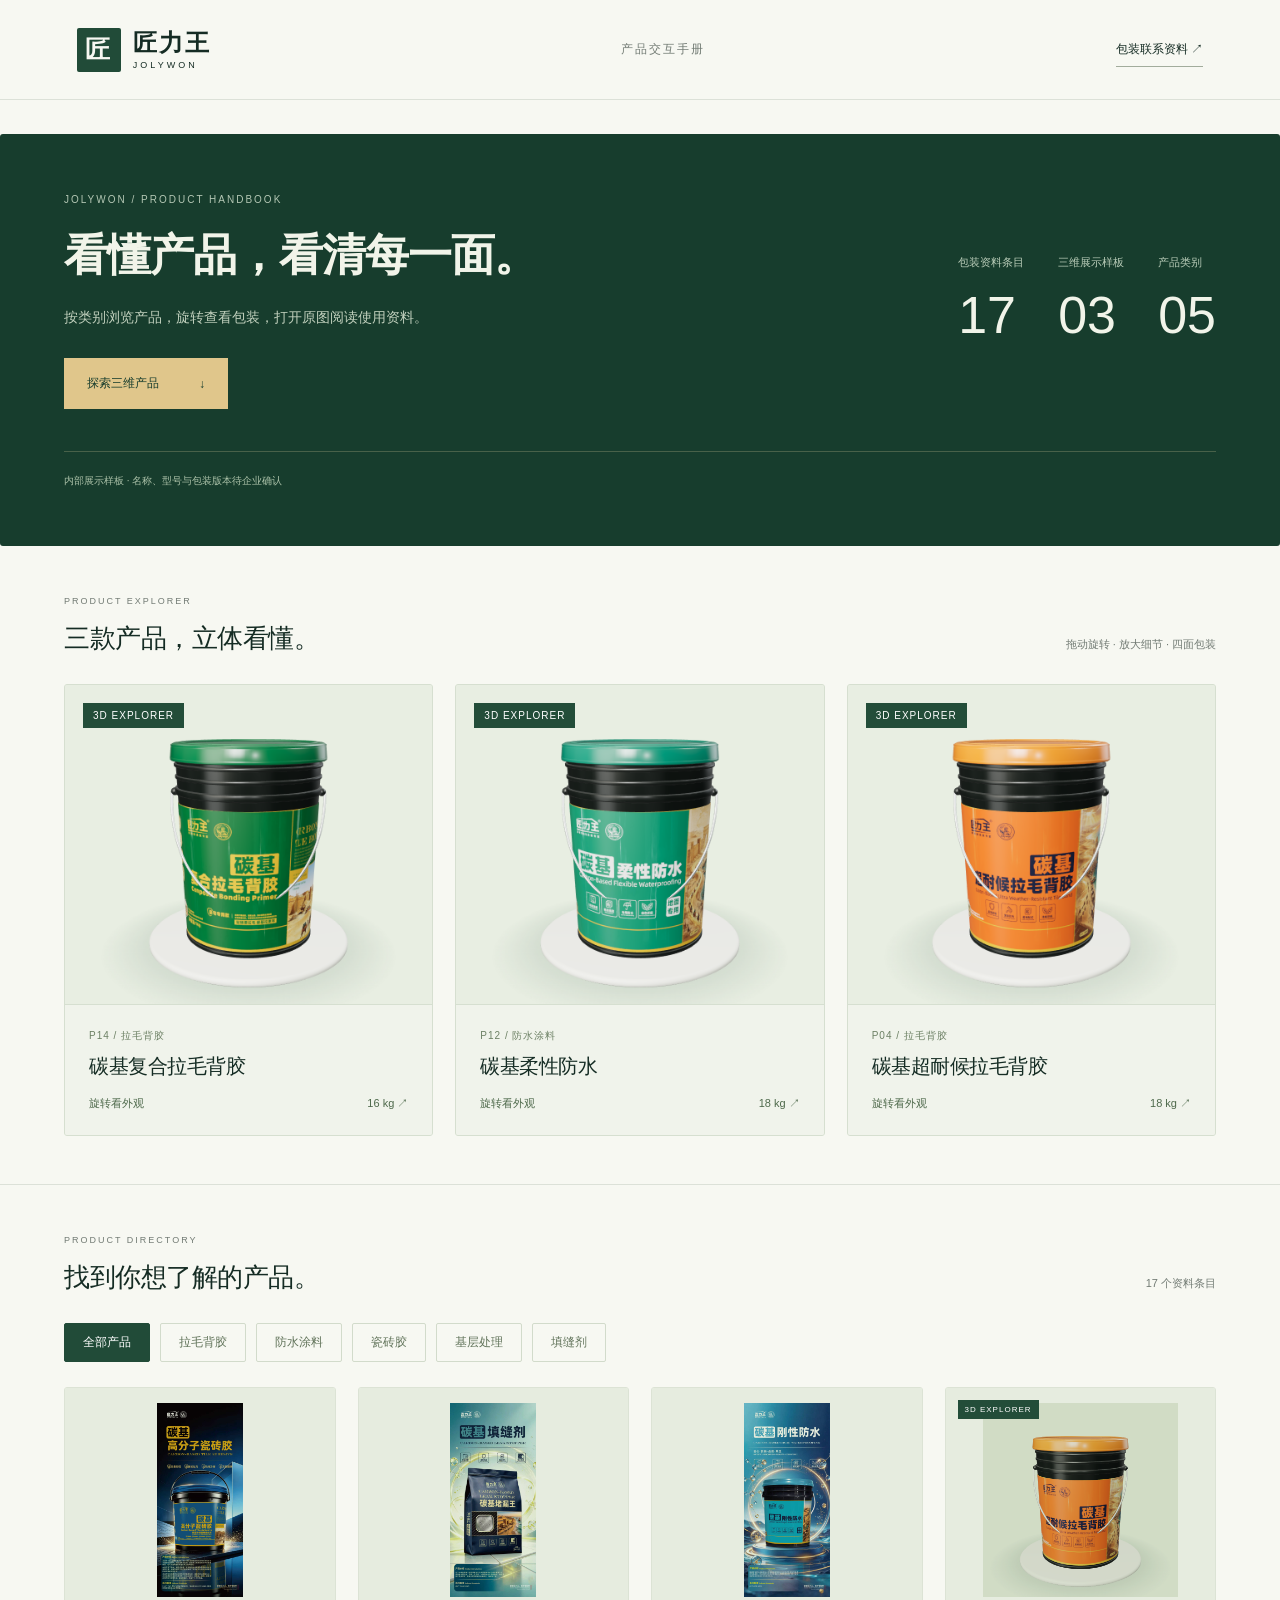
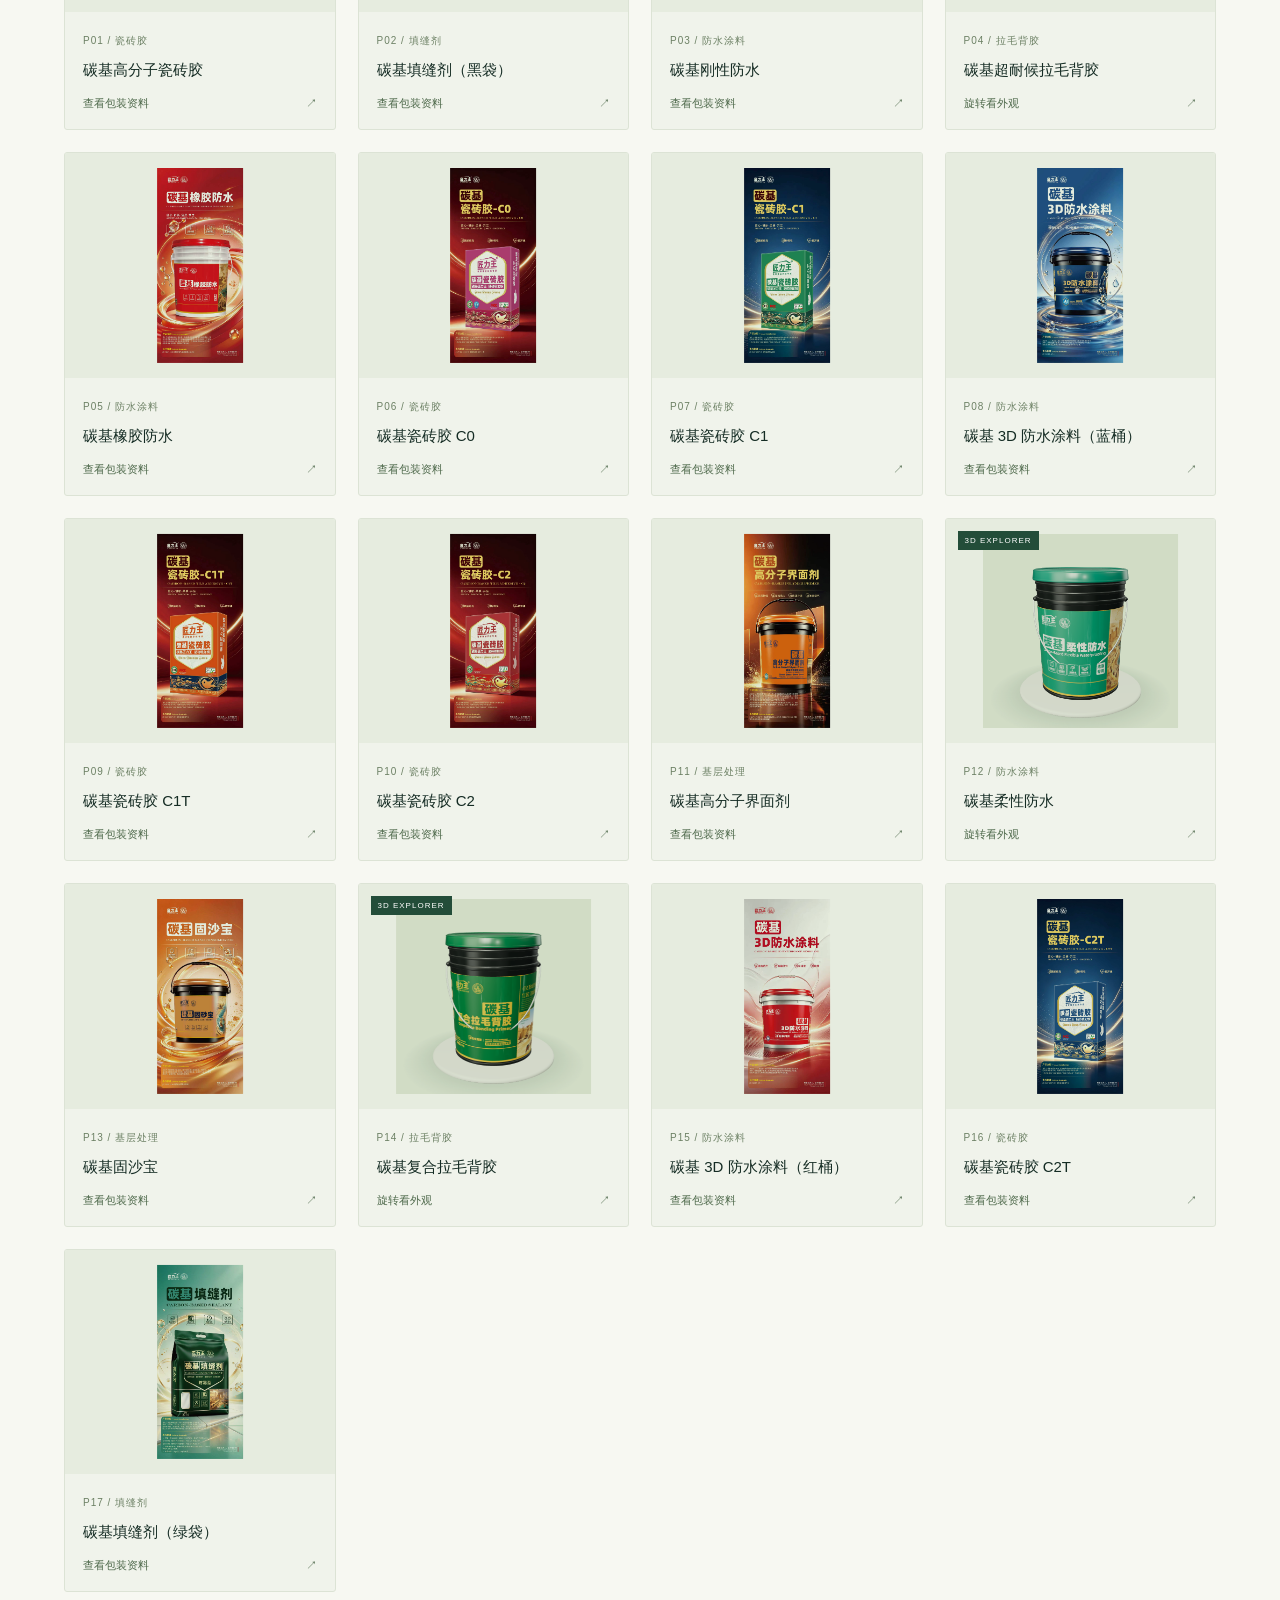
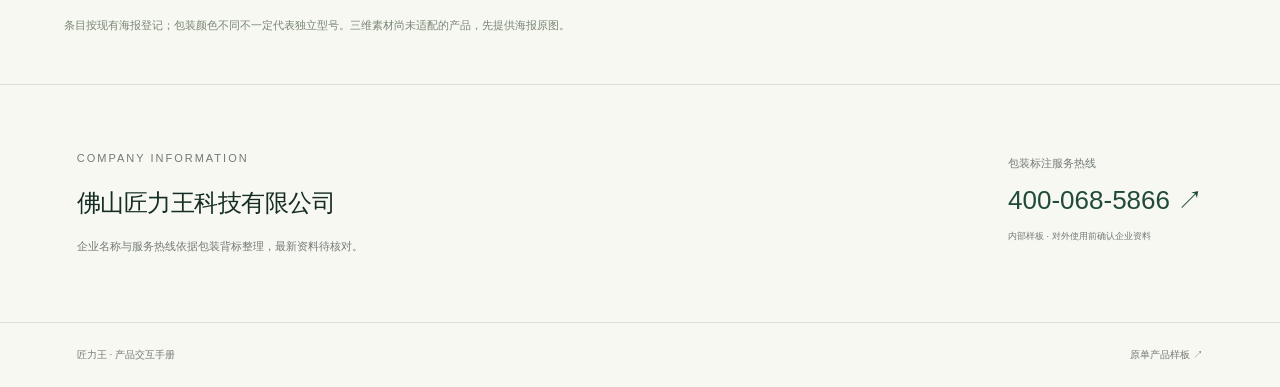
<file: index.html>
<!doctype html>
<html lang="zh-CN">
<head>
  <meta charset="utf-8"><meta name="viewport" content="width=device-width, initial-scale=1">
  <meta name="theme-color" content="#173d2d"><title>匠力王 · 产品交互手册</title><link rel="icon" href="data:,">
  <link rel="stylesheet" href="./src/style.css"><link rel="stylesheet" href="./src/catalog.css">
  <script type="importmap">{"imports":{"three":"./vendor/three/build/three.module.js","three/addons/":"./vendor/three/examples/jsm/"}}</script>
</head>
<body>
  <header class="site-header"><a class="brand" href="./catalog.html"><span class="brand-mark">匠</span><span>匠力王<small>JOLYWON</small></span></a><span class="header-caption">产品交互手册</span><a class="header-link" href="#contact">包装联系资料 ↗</a></header>
  <main>
    <section class="catalog-hero"><div><p class="eyebrow">JOLYWON / PRODUCT HANDBOOK</p><h1>看懂产品，看清每一面。</h1><p class="hero-description">按类别浏览产品，旋转查看包装，打开原图阅读使用资料。</p><a class="primary-link" href="#featured">探索三维产品 <span>↓</span></a></div><dl class="catalog-stats"><div><dt>包装资料条目</dt><dd>17</dd></div><div><dt>三维展示样板</dt><dd>03</dd></div><div><dt>产品类别</dt><dd>05</dd></div></dl><p class="catalog-notice">内部展示样板 · 名称、型号与包装版本待企业确认</p></section>
    <section class="catalog-section" id="featured"><div class="section-heading"><div><p class="eyebrow">PRODUCT EXPLORER</p><h2>三款产品，立体看懂。</h2></div><p>拖动旋转 · 放大细节 · 四面包装</p></div><div class="featured-grid" id="featured-grid"></div></section>
    <section class="catalog-section" id="directory"><div class="section-heading"><div><p class="eyebrow">PRODUCT DIRECTORY</p><h2>找到你想了解的产品。</h2></div><p id="catalog-count" aria-live="polite"></p></div><div class="category-tabs" id="category-tabs" aria-label="按产品类别筛选"></div><div class="catalog-grid" id="catalog-grid"></div><p class="catalog-footnote">条目按现有海报登记；包装颜色不同不一定代表独立型号。三维素材尚未适配的产品，先提供海报原图。</p></section>
    <section class="contact-section" id="contact"><div><p class="eyebrow">COMPANY INFORMATION</p><h2>佛山匠力王科技有限公司</h2><p>企业名称与服务热线依据包装背标整理，最新资料待核对。</p></div><div class="contact-phone"><span>包装标注服务热线</span><a href="tel:4000685866">400-068-5866 ↗</a><small>内部样板 · 对外使用前确认企业资料</small></div></section>
  </main><footer><span>匠力王 · 产品交互手册</span><a href="./index.html">原单产品样板 ↗</a></footer>
  <script type="module" src="./src/catalog.js"></script>
</body></html>
</file>
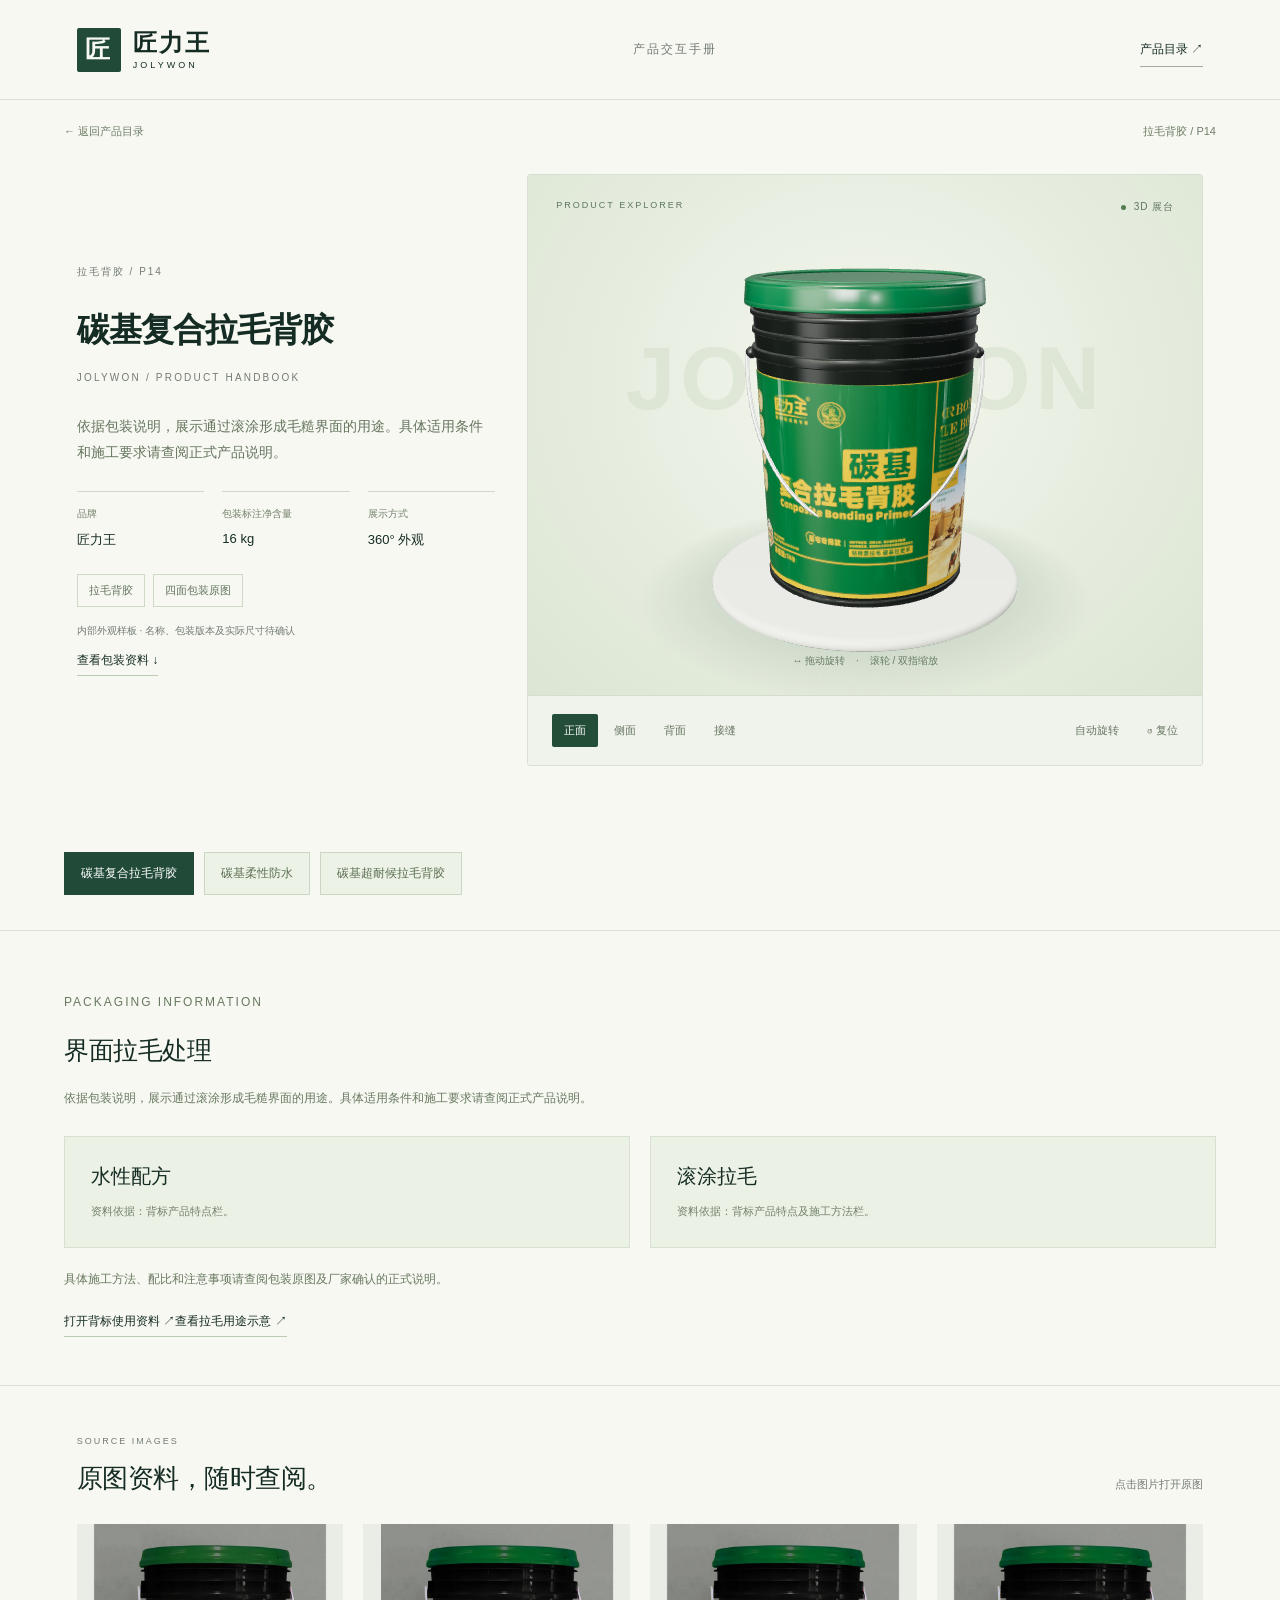
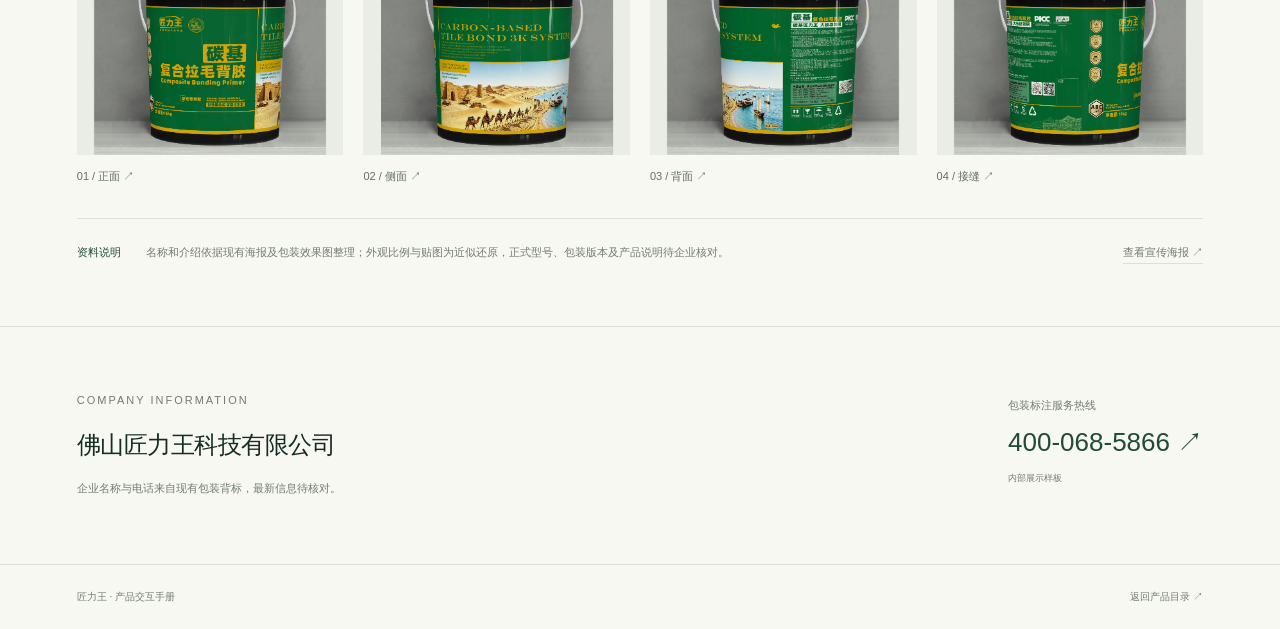
<file: product.html>
<!doctype html>
<html lang="zh-CN"><head>
  <meta charset="utf-8"><meta name="viewport" content="width=device-width, initial-scale=1"><meta name="theme-color" content="#173d2d">
  <title>匠力王 · 产品资料</title><link rel="icon" href="data:,"><link rel="stylesheet" href="./src/style.css"><link rel="stylesheet" href="./src/catalog.css">
  <script type="importmap">{"imports":{"three":"./vendor/three/build/three.module.js","three/addons/":"./vendor/three/examples/jsm/"}}</script>
</head><body>
  <header class="site-header"><a class="brand" href="./catalog.html"><span class="brand-mark">匠</span><span>匠力王<small>JOLYWON</small></span></a><span class="header-caption">产品交互手册</span><a class="header-link" href="./catalog.html#directory">产品目录 ↗</a></header>
  <main>
    <nav class="detail-navigation" aria-label="当前位置"><a href="./catalog.html">← 返回产品目录</a><span id="detail-breadcrumb"></span></nav>
    <section class="product-section detail-section" aria-labelledby="product-title"><div class="product-intro">
      <p class="eyebrow" id="detail-category"></p><h1 class="detail-title" id="product-title"></h1><p class="english-title">JOLYWON / PRODUCT HANDBOOK</p>
      <p class="detail-purpose" id="detail-purpose"></p>
      <dl class="detail-facts"><div><dt>品牌</dt><dd>匠力王</dd></div><div><dt>包装标注净含量</dt><dd id="detail-weight"></dd></div><div><dt>展示方式</dt><dd id="detail-mode"></dd></div></dl>
      <div class="detail-badges" id="detail-badges"></div><p class="sample-note">内部外观样板 · 名称、包装版本及实际尺寸待确认</p><a class="detail-back-link" href="#reference">查看包装资料 ↓</a>
    </div><div class="viewer-panel"><div class="viewer-heading"><span>PRODUCT EXPLORER</span><span class="live-label" id="detail-viewer-label"><i></i> 3D 展台</span></div><div id="viewer" role="region" aria-label="产品外观展示"><img id="fallback" alt="产品包装图片"><p id="loading" role="status">正在准备产品展台…</p><span class="viewer-watermark" aria-hidden="true">JOLYWON</span><div class="viewer-hint" id="viewer-hint">↔ 拖动旋转 <span>·</span> 滚轮 / 双指缩放</div></div><div class="viewer-toolbar" aria-label="产品视角控制"><div class="view-tabs"><button data-view="0" aria-pressed="true">正面</button><button data-view="1" aria-pressed="false">侧面</button><button data-view="2" aria-pressed="false">背面</button><button data-view="3" aria-pressed="false">接缝</button></div><div class="view-tools"><button id="rotate" aria-pressed="false">自动旋转</button><button id="reset">↺ 复位</button></div></div></div></section>
    <nav class="detail-switcher" id="detail-switcher" aria-label="切换三维产品"></nav>
    <section class="detail-summary"><p class="eyebrow">PACKAGING INFORMATION</p><h2 id="detail-summary-title"></h2><p id="detail-summary-copy"></p><div class="detail-feature-list" id="detail-feature-list"></div><p>具体施工方法、配比和注意事项请查阅包装原图及厂家确认的正式说明。</p><a class="detail-back-link" id="detail-source-link" target="_blank" rel="noopener">打开使用资料原图 ↗</a><a class="detail-back-link" id="detail-demo-link" href="./single-product.html#application-title" hidden>查看拉毛用途示意 ↗</a></section>
    <section class="reference-section detail-reference" id="reference"><div class="section-heading"><div><p class="eyebrow">SOURCE IMAGES</p><h2>原图资料，随时查阅。</h2></div><p>点击图片打开原图</p></div><div class="reference-grid" id="detail-reference-grid"></div><div class="reference-note"><span>资料说明</span><p>名称和介绍依据现有海报及包装效果图整理；外观比例与贴图为近似还原，正式型号、包装版本及产品说明待企业核对。</p><a id="detail-poster" target="_blank" rel="noopener">查看宣传海报 ↗</a></div></section>
    <section class="contact-section"><div><p class="eyebrow">COMPANY INFORMATION</p><h2>佛山匠力王科技有限公司</h2><p>企业名称与电话来自现有包装背标，最新信息待核对。</p></div><div class="contact-phone"><span>包装标注服务热线</span><a href="tel:4000685866">400-068-5866 ↗</a><small>内部展示样板</small></div></section>
  </main><footer><span>匠力王 · 产品交互手册</span><a href="./catalog.html">返回产品目录 ↗</a></footer>
  <script type="module" src="./src/product-page.js"></script>
</body></html>
</file>
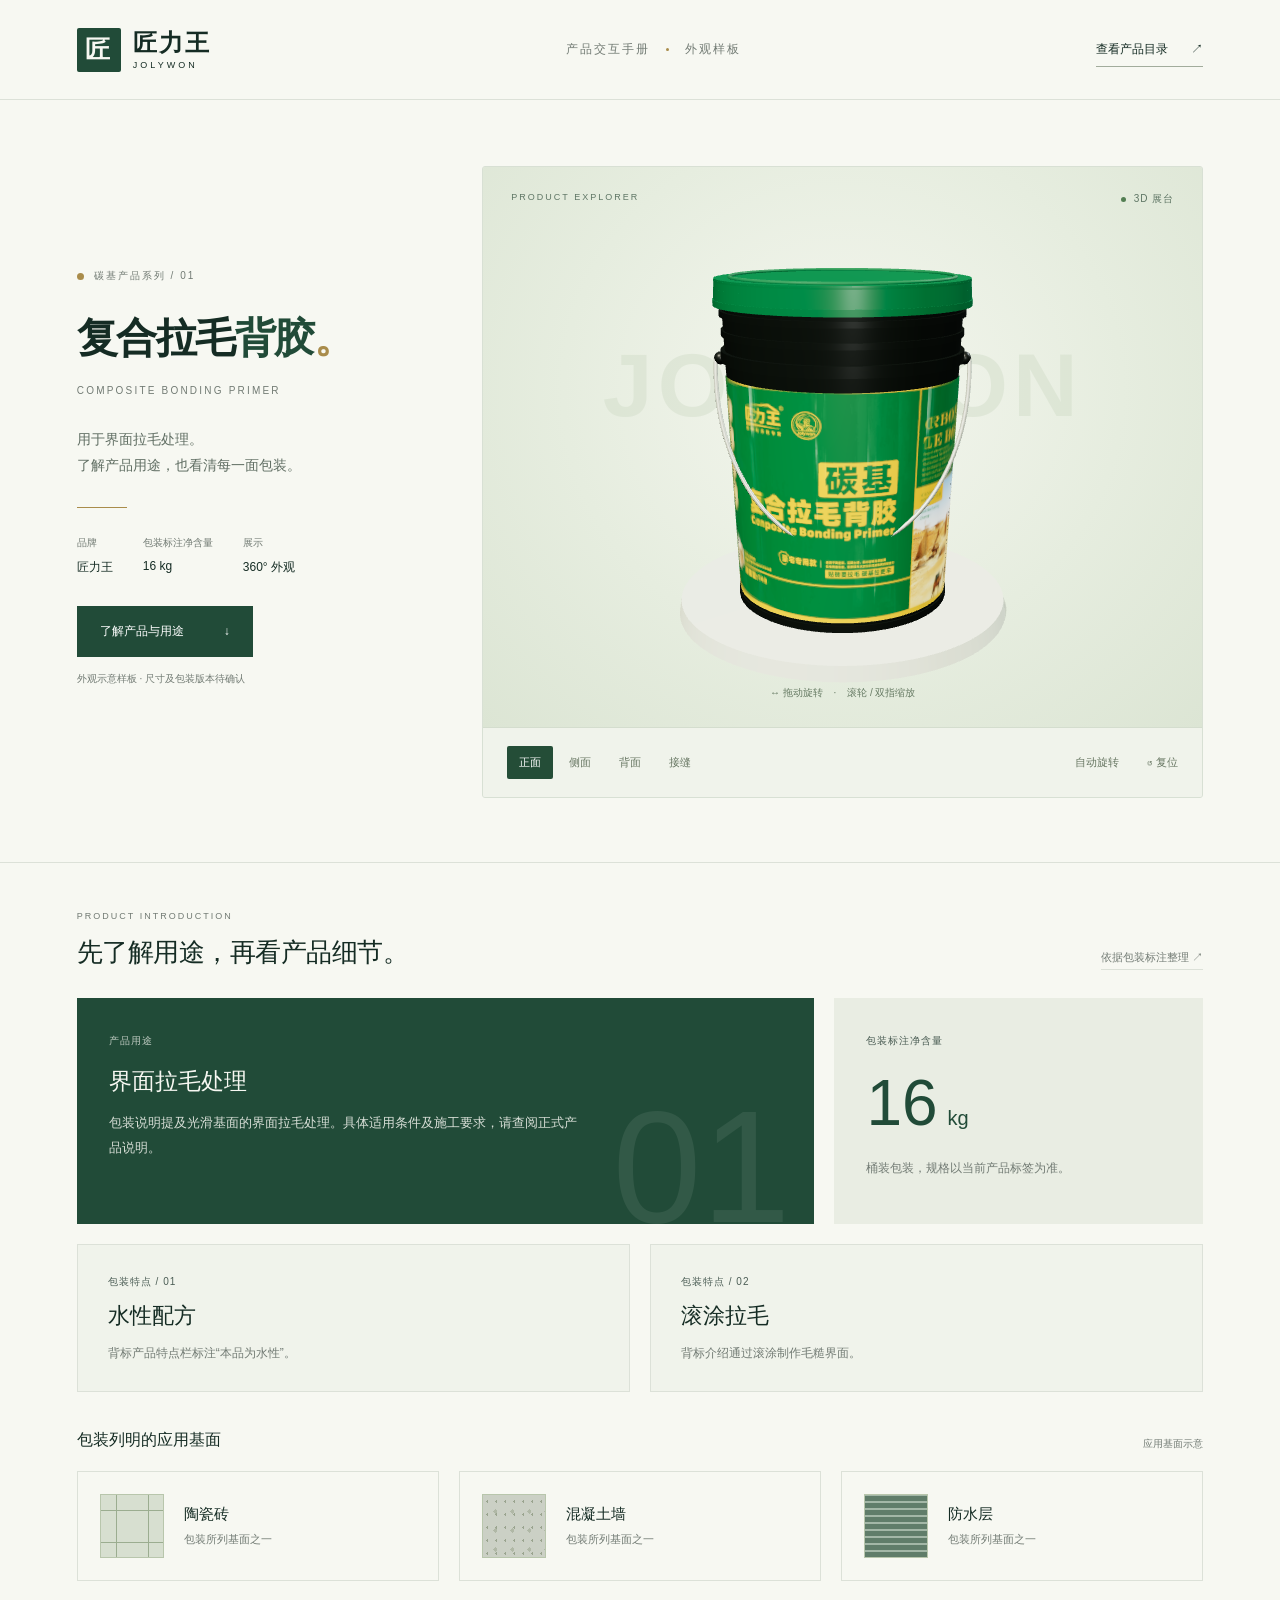
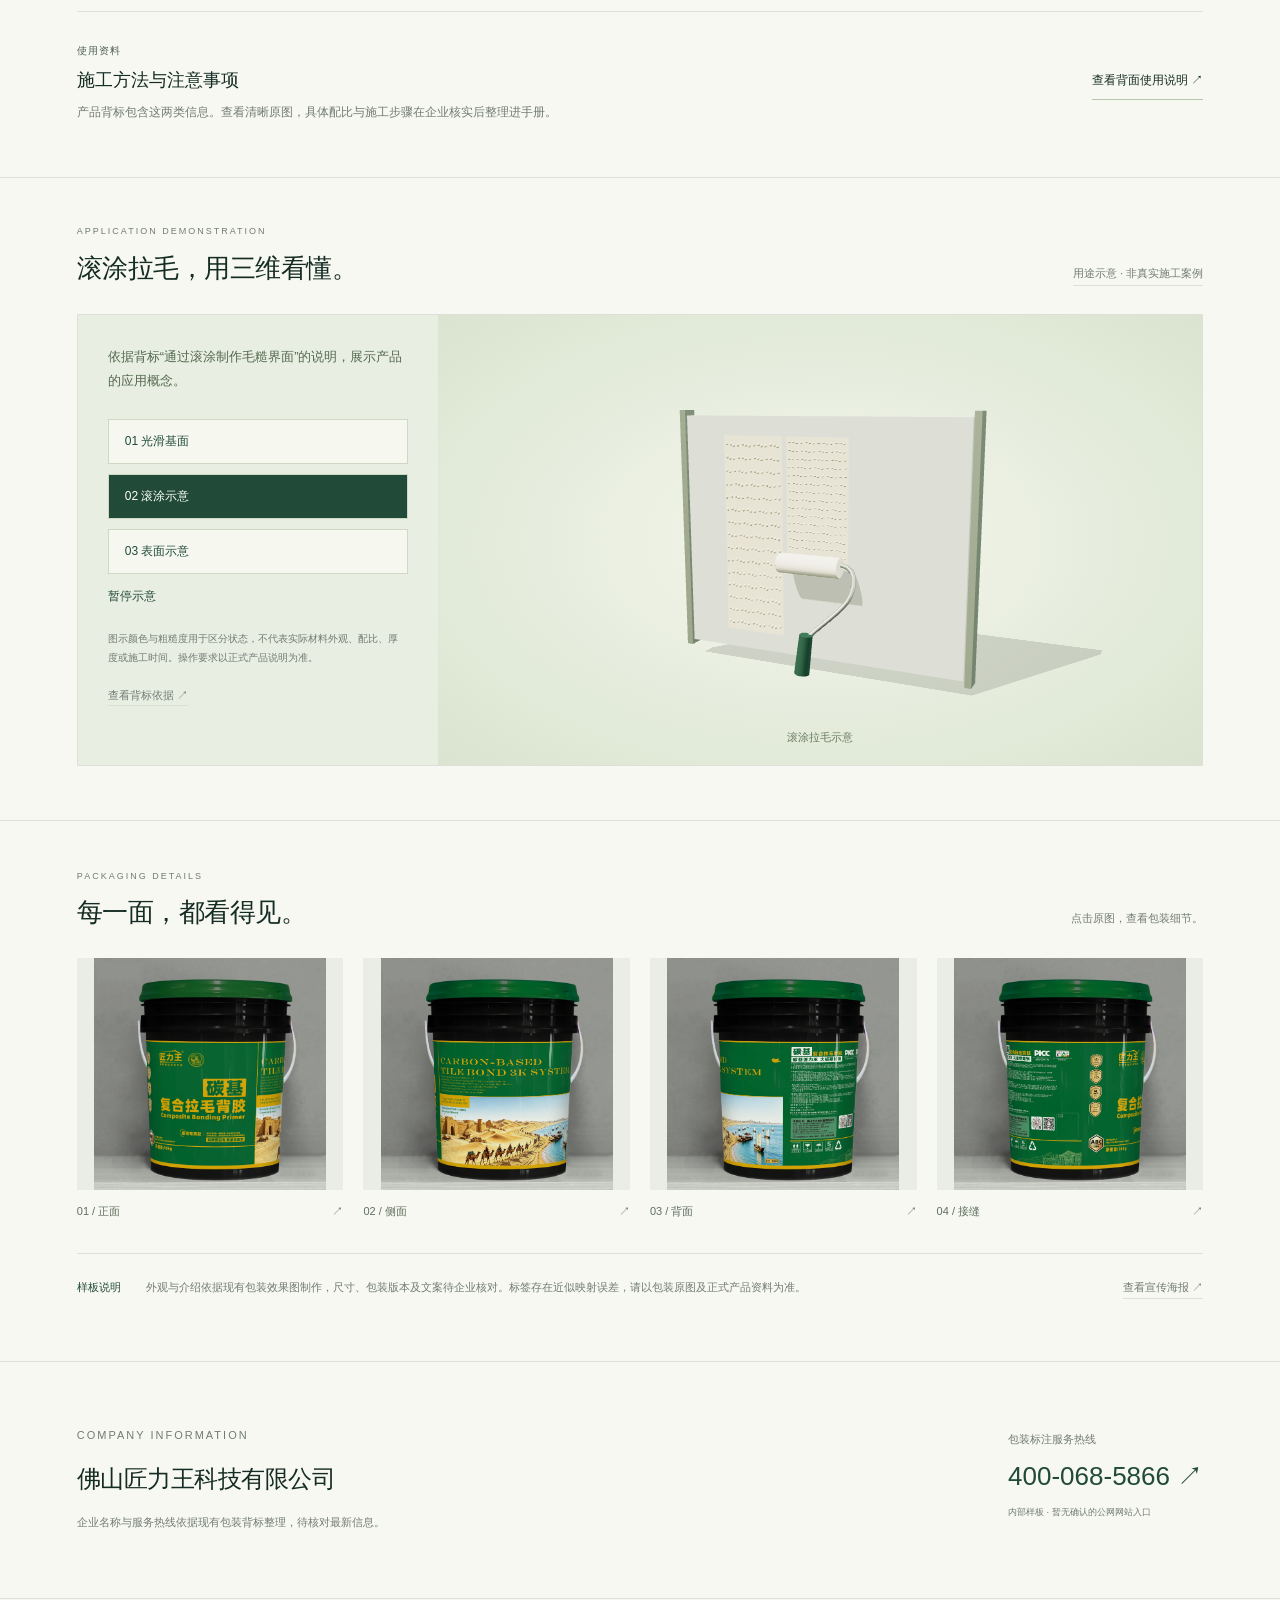
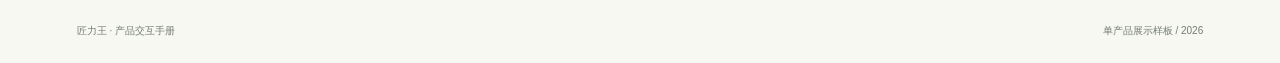
<file: single-product.html>
<!doctype html>
<html lang="zh-CN">
<head>
  <meta charset="utf-8">
  <meta name="viewport" content="width=device-width, initial-scale=1">
  <meta name="theme-color" content="#101e1a">
  <title>匠力王 · 3D 产品手册样板</title>
  <link rel="icon" href="data:image/svg+xml,%3Csvg xmlns='http://www.w3.org/2000/svg' viewBox='0 0 40 40'%3E%3Crect width='40' height='40' rx='4' fill='%23214b38'/%3E%3Ctext x='20' y='28' text-anchor='middle' font-size='25' fill='white'%3E匠%3C/text%3E%3C/svg%3E">
  <link rel="stylesheet" href="./src/style.css">
  <script type="importmap">{"imports":{"three":"./vendor/three/build/three.module.js","three/addons/":"./vendor/three/examples/jsm/"}}</script>
</head>
<body>
  <header class="site-header">
    <a class="brand" href="./" aria-label="匠力王首页"><span class="brand-mark">匠</span><span>匠力王<small>JOLYWON</small></span></a>
    <span class="header-caption">产品交互手册 <span class="dot"></span> 外观样板</span>
    <a class="header-link" href="./catalog.html">查看产品目录 <span>↗</span></a>
  </header>

  <main>
    <section class="product-section" aria-labelledby="product-title">
      <div class="product-intro">
        <p class="eyebrow"><span></span> 碳基产品系列 / 01</p>
        <h1 id="product-title">复合拉毛<em>背胶</em><span class="title-dot">。</span></h1>
        <p class="english-title">COMPOSITE BONDING PRIMER</p>
        <p class="intro-copy">用于界面拉毛处理。<br>了解产品用途，也看清每一面包装。</p>
        <div class="intro-rule"></div>
        <dl class="product-facts"><div><dt>品牌</dt><dd>匠力王</dd></div><div><dt>包装标注净含量</dt><dd>16 kg</dd></div><div><dt>展示</dt><dd>360° 外观</dd></div></dl>
        <a href="#overview" class="primary-link">了解产品与用途 <span>↓</span></a>
        <p class="sample-note">外观示意样板 · 尺寸及包装版本待确认</p>
      </div>

      <div class="viewer-panel">
        <div class="viewer-heading"><span>PRODUCT EXPLORER</span><span class="live-label"><i></i> 3D 展台</span></div>
        <div id="viewer" role="region" aria-label="产品三维展示：拖动旋转，滚轮或双指缩放">
          <img id="fallback" src="./效果图/1.jpg" alt="复合拉毛背胶正面包装图">
          <p id="loading" role="status">正在准备产品展台…</p>
          <span class="viewer-watermark" aria-hidden="true">JOLYWON</span>
          <div class="viewer-hint" id="viewer-hint">↔ 拖动旋转 <span>·</span> 滚轮 / 双指缩放</div>
        </div>
        <div class="viewer-toolbar" aria-label="产品视角控制">
          <div class="view-tabs"><button data-view="0" aria-pressed="true">正面</button><button data-view="1" aria-pressed="false">侧面</button><button data-view="2" aria-pressed="false">背面</button><button data-view="3" aria-pressed="false">接缝</button></div>
          <div class="view-tools"><button id="rotate" aria-pressed="false" title="自动旋转">自动旋转</button><button id="reset" title="恢复正面及默认大小">↺ 复位</button></div>
        </div>
      </div>
    </section>

    <section class="overview-section" id="overview" aria-labelledby="overview-title">
      <div class="section-heading"><div><p class="eyebrow">PRODUCT INTRODUCTION</p><h2 id="overview-title">先了解用途，再看产品细节。</h2></div><a class="source-link" href="./效果图/1.jpg" target="_blank" rel="noopener">依据包装标注整理 ↗</a></div>
      <div class="overview-grid">
        <article class="purpose-card"><span class="info-label">产品用途</span><h3>界面拉毛处理</h3><p>包装说明提及光滑基面的界面拉毛处理。具体适用条件及施工要求，请查阅正式产品说明。</p><span class="purpose-number" aria-hidden="true">01</span></article>
        <article class="weight-card"><span class="info-label">包装标注净含量</span><p class="weight-number">16<span>kg</span></p><p>桶装包装，规格以当前产品标签为准。</p></article>
      </div>
      <div class="feature-grid">
        <article><span class="info-label">包装特点 / 01</span><h3>水性配方</h3><p>背标产品特点栏标注“本品为水性”。</p></article>
        <article><span class="info-label">包装特点 / 02</span><h3>滚涂拉毛</h3><p>背标介绍通过滚涂制作毛糙界面。</p></article>
      </div>
      <div class="materials-heading"><h3>包装列明的应用基面</h3><span>应用基面示意</span></div>
      <div class="materials-grid">
        <article><span class="material-icon tiles" aria-hidden="true"></span><div><h4>陶瓷砖</h4><p>包装所列基面之一</p></div></article>
        <article><span class="material-icon concrete" aria-hidden="true"></span><div><h4>混凝土墙</h4><p>包装所列基面之一</p></div></article>
        <article><span class="material-icon waterproof" aria-hidden="true"></span><div><h4>防水层</h4><p>包装所列基面之一</p></div></article>
      </div>
      <div class="usage-note" id="usage"><div><span class="info-label">使用资料</span><h3>施工方法与注意事项</h3><p>产品背标包含这两类信息。查看清晰原图，具体配比与施工步骤在企业核实后整理进手册。</p></div><a href="./效果图/1背.jpg" target="_blank" rel="noopener">查看背面使用说明 ↗</a></div>
    </section>

    <section class="application-section" aria-labelledby="application-title">
      <div class="section-heading"><div><p class="eyebrow">APPLICATION DEMONSTRATION</p><h2 id="application-title">滚涂拉毛，用三维看懂。</h2></div><span class="source-link">用途示意 · 非真实施工案例</span></div>
      <div class="application-layout">
        <div class="application-copy"><p>依据背标“通过滚涂制作毛糙界面”的说明，展示产品的应用概念。</p><div class="application-steps"><button data-application-step="0" aria-pressed="true">01 光滑基面</button><button data-application-step="1" aria-pressed="false">02 滚涂示意</button><button data-application-step="2" aria-pressed="false">03 表面示意</button></div><button id="application-play" aria-pressed="true">暂停示意</button><p class="application-disclaimer">图示颜色与粗糙度用于区分状态，不代表实际材料外观、配比、厚度或施工时间。操作要求以正式产品说明为准。</p><a class="source-link" href="./效果图/1背.jpg" target="_blank" rel="noopener">查看背标依据 ↗</a></div>
        <div id="application-viewer" role="region" aria-label="滚涂拉毛三维示意"><span id="application-status" role="status">准备三维示意…</span></div>
      </div>
    </section>

    <section class="reference-section" id="reference" aria-labelledby="reference-title">
      <div class="section-heading"><div><p class="eyebrow">PACKAGING DETAILS</p><h2 id="reference-title">每一面，都看得见。</h2></div><p>点击原图，查看包装细节。</p></div>
      <div class="reference-grid">
        <a href="./效果图/1.jpg" target="_blank" rel="noopener"><div><img src="./效果图/1.jpg" alt="正面包装原图" loading="lazy"></div><span>01 / 正面 <b>↗</b></span></a>
        <a href="./效果图/1侧.jpg" target="_blank" rel="noopener"><div><img src="./效果图/1侧.jpg" alt="侧面包装原图" loading="lazy"></div><span>02 / 侧面 <b>↗</b></span></a>
        <a href="./效果图/1背.jpg" target="_blank" rel="noopener"><div><img src="./效果图/1背.jpg" alt="背面包装原图" loading="lazy"></div><span>03 / 背面 <b>↗</b></span></a>
        <a href="./效果图/1接缝.jpg" target="_blank" rel="noopener"><div><img src="./效果图/1接缝.jpg" alt="标签接缝原图" loading="lazy"></div><span>04 / 接缝 <b>↗</b></span></a>
      </div>
      <div class="reference-note"><span>样板说明</span><p>外观与介绍依据现有包装效果图制作，尺寸、包装版本及文案待企业核对。标签存在近似映射误差，请以包装原图及正式产品资料为准。</p><a href="./be25286f70af3908ef695da403604c99.jpg" target="_blank" rel="noopener">查看宣传海报 ↗</a></div>
    </section>
    <section class="contact-section" id="contact" aria-labelledby="contact-title"><div><p class="eyebrow">COMPANY INFORMATION</p><h2 id="contact-title">佛山匠力王科技有限公司</h2><p>企业名称与服务热线依据现有包装背标整理，待核对最新信息。</p></div><div class="contact-phone"><span>包装标注服务热线</span><a href="tel:4000685866">400-068-5866 ↗</a><small>内部样板 · 暂无确认的公网网站入口</small></div></section>
  </main>
  <footer><span>匠力王 · 产品交互手册</span><span>单产品展示样板 / 2026</span></footer>
  <script type="module" src="./src/app.js"></script>
  <script type="module" src="./src/application.js"></script>
</body>
</html>
</file>
<file: src/style.css>
@font-face{font-family:system-local;src:local("Microsoft YaHei")}
:root{color-scheme:light;--ink:#152c24;--muted:#727b74;--green:#214b38;--gold:#a98c4b;--paper:#f7f8f2;--line:#dce1d8}
*{box-sizing:border-box}html{scroll-behavior:smooth}body{margin:0;background:var(--paper);color:var(--ink);font-family:system-local,"PingFang SC",sans-serif;-webkit-font-smoothing:antialiased}button,a{-webkit-tap-highlight-color:transparent}a{color:inherit;text-decoration:none}button{font:inherit;cursor:pointer}button:focus-visible,a:focus-visible{outline:2px solid #a98c4b;outline-offset:5px}
.site-header{height:100px;padding:0 6%;display:flex;align-items:center;justify-content:space-between;border-bottom:1px solid var(--line)}.brand{display:flex;align-items:center;gap:12px;font-size:24px;font-weight:700;letter-spacing:2px}.brand-mark{font-size:25px;color:#f7f8f2;background:var(--green);width:44px;height:44px;display:grid;place-items:center;border-radius:2px}.brand small{display:block;font:9px/1.5 Arial,sans-serif;letter-spacing:3px}.header-caption{font-size:12px;letter-spacing:2px;color:var(--muted);display:flex;align-items:center;gap:16px}.dot{height:3px;width:3px;border-radius:50%;background:var(--gold)}.header-link{font-size:12px;border-bottom:1px solid #a2ac9c;padding:8px 0}.header-link span{padding-left:20px}
.product-section{max-width:1600px;margin:auto;padding:66px 6% 64px;display:grid;grid-template-columns:36% 64%;align-items:center;gap:0}.product-intro{padding-right:30px}.eyebrow{font:10px/1.6 Arial,"Microsoft YaHei",sans-serif;letter-spacing:2px;color:var(--muted);margin:0 0 30px;display:flex;align-items:center;gap:10px}.eyebrow>span{width:7px;height:7px;background:var(--gold);border-radius:50%}h1{font-size:clamp(44px,5vw,76px);line-height:1.19;letter-spacing:-3px;margin:0;font-weight:700}h1 em{font-style:normal;color:var(--green)}.title-dot{color:var(--gold)}.english-title{font:10px Arial,sans-serif;letter-spacing:2.2px;margin:22px 0 30px;color:var(--muted)}.intro-copy{font-size:14px;line-height:1.9;color:#606e63;margin:0}.intro-rule{height:1px;width:50px;background:var(--gold);margin:28px 0}.product-facts{display:flex;gap:30px;margin:0 0 30px}.product-facts dt{font-size:10px;color:var(--muted);margin-bottom:9px}.product-facts dd{font-size:12px;margin:0}.primary-link{background:var(--green);color:white;display:inline-flex;align-items:center;justify-content:space-between;padding:17px 23px;gap:40px;font-size:12px}.primary-link:hover{background:#306048}.sample-note{font-size:10px;color:var(--muted);margin-top:15px}
.viewer-panel{position:relative;background:#e9eee5;border:1px solid #d8e0d4;border-radius:3px;overflow:hidden}.viewer-heading{position:absolute;top:25px;left:28px;right:28px;display:flex;justify-content:space-between;z-index:2;font:9px Arial,sans-serif;letter-spacing:2px;color:#5f7665;pointer-events:none}.live-label{display:flex;gap:8px;align-items:center;letter-spacing:1px;font:10px "Microsoft YaHei",sans-serif}.live-label i{height:5px;width:5px;border-radius:50%;background:#527e52}#viewer{height:560px;position:relative;background:radial-gradient(ellipse at 50% 40%,#f4f6ee 0%,#e6eddf 55%,#dce5d4 100%);isolation:isolate}#viewer canvas{position:absolute;inset:0;width:100%;height:100%;z-index:1;touch-action:none;cursor:grab}#viewer canvas:active{cursor:grabbing}.viewer-watermark{position:absolute;top:39%;left:50%;transform:translate(-50%,-50%);font:bold clamp(48px,7vw,108px) Arial,sans-serif;letter-spacing:5px;color:#d3deca;opacity:.5;z-index:0;pointer-events:none}#fallback{position:absolute;height:75%;width:75%;object-fit:contain;left:12.5%;top:12%;border-radius:3px;z-index:1}#fallback[hidden]{display:none}#loading{position:absolute;left:50%;top:48%;transform:translate(-50%,-50%);z-index:3;font-size:12px;padding:12px 18px;background:#f7f8f2e8;text-align:center;min-width:230px}.viewer-hint{position:absolute;bottom:27px;left:50%;transform:translateX(-50%);z-index:2;white-space:nowrap;font-size:10px;color:#677b64;pointer-events:none}.viewer-hint span{padding:0 8px}.viewer-toolbar{padding:18px 24px;display:flex;align-items:center;justify-content:space-between;gap:12px;border-top:1px solid #d4ddce;background:#f0f3eb}.view-tabs,.view-tools{display:flex;align-items:center;gap:4px}.viewer-toolbar button{border:0;background:transparent;color:#687763;font-size:11px;padding:9px 12px;border-radius:2px}.viewer-toolbar button:hover{background:#e0e8d9}.viewer-toolbar button[aria-pressed=true]{background:#244d37;color:#fff}.view-tools #reset{padding-right:0}.viewer-toolbar button:disabled{cursor:default;opacity:.5}
.reference-section{max-width:1600px;margin:auto;padding:48px 6% 62px;border-top:1px solid var(--line)}.section-heading{display:flex;justify-content:space-between;align-items:flex-end;margin-bottom:28px}.section-heading .eyebrow{margin-bottom:12px;font-size:9px}h2{font-size:26px;letter-spacing:-.5px;margin:0;font-weight:500}.section-heading>p{font-size:11px;color:var(--muted);margin:0 0 4px}.reference-grid{display:grid;grid-template-columns:repeat(4,1fr);gap:20px}.reference-grid a>div{background:#eaede5;overflow:hidden;aspect-ratio:1.15}.reference-grid img{width:100%;height:100%;object-fit:contain;mix-blend-mode:multiply;transition:transform .35s}.reference-grid a:hover img{transform:scale(1.05)}.reference-grid a>span{display:flex;justify-content:space-between;font-size:11px;color:#61705e;padding:14px 0}.reference-grid b{font-weight:normal}.reference-note{border-top:1px solid var(--line);margin-top:20px;padding-top:24px;display:flex;align-items:flex-start;gap:25px;font-size:11px;line-height:1.8;color:var(--muted)}.reference-note>span{color:var(--green);white-space:nowrap}.reference-note p{margin:0;max-width:670px}.reference-note>a{margin-left:auto;white-space:nowrap;border-bottom:1px solid var(--line)}footer{border-top:1px solid var(--line);padding:25px 6%;display:flex;justify-content:space-between;font-size:10px;color:var(--muted)}
@media(min-width:1500px){#viewer{height:620px}.product-section{padding-top:75px}}
@media(max-width:1000px){.product-section{grid-template-columns:38% 62%;padding:45px 5%}#viewer{height:480px}.viewer-toolbar{padding:14px 12px}.viewer-toolbar button{padding:8px;font-size:10px}.product-facts{gap:20px}h1{font-size:52px}.header-caption{display:none}.reference-grid{gap:12px}}
@media(max-width:700px){.site-header{height:76px;padding:0 6%}.brand{font-size:20px}.brand-mark{width:36px;height:36px;font-size:22px}.header-link{font-size:10px}.product-section{display:flex;flex-direction:column;align-items:stretch;padding:30px 6% 35px;gap:24px}.product-intro{padding:0;position:relative}.eyebrow{font-size:9px;margin-bottom:16px}h1{font-size:43px;line-height:1.2;letter-spacing:-2px}h1 br{display:none}.english-title{font-size:8px;margin:14px 0 16px;letter-spacing:1.4px}.intro-copy{font-size:12px}.intro-copy br{display:none}.intro-rule,.product-facts,.primary-link{display:none}.sample-note{margin-top:12px;font-size:9px}#viewer{height:420px}.viewer-heading{top:20px;left:20px;right:20px}.viewer-toolbar{padding:12px 10px;gap:3px}.viewer-toolbar button{font-size:10px;padding:8px 7px}.view-tools{gap:0}.viewer-hint{font-size:9px;bottom:20px}.viewer-watermark{font-size:54px}.reference-section{padding:30px 6%}.section-heading{align-items:flex-start;flex-direction:column;gap:12px}h2{font-size:23px}.reference-grid{grid-template-columns:repeat(2,1fr);gap:14px}.reference-note{flex-wrap:wrap;gap:10px}.reference-note p{flex-basis:100%;font-size:10px}.reference-note>a{margin-left:0;font-size:10px}footer{font-size:9px;gap:20px;padding:22px 6%}}
@media(prefers-reduced-motion:reduce){html{scroll-behavior:auto}.reference-grid img{transition:none}}

/* Keep the name together; introduce the product using the supplied packaging. */
h1{font-size:clamp(24px,3.2vw,48px);white-space:nowrap;letter-spacing:-1.5px}
.overview-section{max-width:1600px;margin:auto;padding:46px 6% 54px;border-top:1px solid var(--line)}.source-link{font-size:11px;color:var(--muted);border-bottom:1px solid var(--line);padding-bottom:4px}.overview-grid{display:grid;grid-template-columns:2fr 1fr;gap:20px}.overview-grid article{position:relative;padding:32px;overflow:hidden}.purpose-card{background:#214b38;color:#f7f8f2}.info-label{font-size:10px;letter-spacing:1px;opacity:.75}.overview-section h3{font-size:23px;font-weight:500;margin:18px 0 14px}.purpose-card p{font-size:13px;line-height:1.9;max-width:480px;position:relative;z-index:1;opacity:.85}.purpose-number{position:absolute;right:24px;bottom:-35px;font:160px Arial,sans-serif;opacity:.08}.weight-card{background:#e9ede3}.weight-number{font:64px Arial,sans-serif;margin:18px 0;color:var(--green)}.weight-number span{font-size:20px;padding-left:10px}.weight-card>p:last-child{font-size:12px;line-height:1.8;color:var(--muted)}.materials-heading{display:flex;align-items:center;justify-content:space-between;margin-top:26px}.materials-heading h3{font-size:16px;margin:12px 0 20px}.materials-heading>span{font-size:10px;color:var(--muted)}.materials-grid{display:grid;grid-template-columns:repeat(3,1fr);gap:20px}.materials-grid article{display:flex;align-items:center;gap:20px;border:1px solid var(--line);padding:22px}.material-icon{display:block;width:64px;height:64px;border:1px solid #b8c6ac;flex-shrink:0;background-color:#d7dfd0}.tiles{background-image:linear-gradient(90deg,transparent 47%,#9bad90 47%,#9bad90 51%,transparent 51%),linear-gradient(transparent 47%,#9bad90 47%,#9bad90 51%,transparent 51%);background-size:32px 32px}.concrete{background-color:#cbd0c5;background-image:radial-gradient(#9aa48f 1px,transparent 1px),radial-gradient(#b0b8a6 2px,transparent 2px);background-size:9px 13px,17px 19px;background-position:0 0,4px 7px}.waterproof{background:repeating-linear-gradient(0deg,#607d6a 0,#607d6a 5px,#a3b7a7 5px,#a3b7a7 7px)}.materials-grid h4{font-size:15px;font-weight:500;margin:0 0 8px}.materials-grid p{font-size:11px;color:var(--muted);margin:0}.usage-note{border-top:1px solid var(--line);margin-top:30px;padding-top:28px;display:flex;justify-content:space-between;gap:30px;align-items:center}.usage-note h3{font-size:18px;margin:10px 0}.usage-note p{font-size:12px;line-height:1.8;color:var(--muted);margin:0;max-width:650px}.usage-note>a{font-size:12px;border-bottom:1px solid #b8c6ac;padding:10px 0;white-space:nowrap}
@media(min-width:701px) and (max-width:1000px){h1{font-size:clamp(25px,3.5vw,34px)}.materials-grid article{gap:12px;padding:16px}.material-icon{width:46px;height:46px}}
@media(max-width:700px){h1{font-size:clamp(24px,8vw,34px);letter-spacing:-1px}.overview-section{padding:32px 6%}.overview-grid{grid-template-columns:1fr;gap:14px}.overview-grid article{padding:24px}.overview-section h3{font-size:21px}.weight-card{display:grid;grid-template-columns:1fr auto;align-items:center}.weight-number{margin:0;grid-column:2;grid-row:1/3;font-size:52px}.weight-card>p:last-child{font-size:10px;max-width:155px}.materials-grid{grid-template-columns:1fr;gap:12px}.materials-grid article{padding:16px}.material-icon{width:48px;height:48px}.usage-note{flex-direction:column;align-items:flex-start;gap:12px}.usage-note h3{font-size:18px}.source-link{font-size:10px}}
.feature-grid{display:grid;grid-template-columns:1fr 1fr;gap:20px;margin-top:20px}.feature-grid article{padding:26px 30px;border:1px solid var(--line);background:#f0f3eb}.feature-grid h3{margin:12px 0;font-size:22px}.feature-grid p{font-size:12px;color:var(--muted);line-height:1.8;margin:0}.application-section{max-width:1600px;margin:auto;padding:46px 6% 54px;border-top:1px solid var(--line)}.application-layout{display:grid;grid-template-columns:32% 68%;background:#e9eee3;border:1px solid var(--line)}.application-copy{padding:30px}.application-copy>p{font-size:13px;line-height:1.9;margin:0 0 25px;color:#53694e}.application-steps{display:flex;flex-direction:column;gap:10px}.application-steps button{background:#f6f8f0;border:1px solid #ced8c4;color:var(--green);text-align:left;padding:13px 16px;font-size:12px}.application-steps button[aria-pressed=true]{background:var(--green);color:#fff}#application-play{background:none;border:0;color:var(--green);padding:14px 0;font-size:12px}.application-copy .application-disclaimer{font-size:10px;color:var(--muted);margin:10px 0 18px}#application-viewer{height:450px;position:relative;background:radial-gradient(#f5f7ed,#dae4d0)}#application-viewer canvas{position:absolute;inset:0;width:100%;height:100%}#application-status{position:absolute;bottom:20px;left:50%;transform:translateX(-50%);font-size:11px;color:#697d60;white-space:nowrap}.contact-section{max-width:1600px;margin:auto;padding:46px 6% 54px;border-top:1px solid var(--line);display:flex;justify-content:space-between;gap:30px;align-items:center}.contact-section .eyebrow{margin-bottom:18px}.contact-section h2{font-size:24px}.contact-section p{font-size:11px;line-height:1.8;color:var(--muted);margin-top:18px}.contact-phone{display:flex;flex-direction:column;gap:12px}.contact-phone>span{font-size:11px;color:var(--muted)}.contact-phone a{font:26px Arial,sans-serif;color:var(--green)}.contact-phone small{font-size:9px;color:var(--muted)}
@media(max-width:700px){.feature-grid{grid-template-columns:1fr;gap:14px}.feature-grid article{padding:24px}.application-section{padding:32px 6%}.application-layout{grid-template-columns:1fr}.application-copy{padding:24px}.application-steps{flex-direction:row;gap:5px}.application-steps button{font-size:10px;text-align:center;padding:10px 5px;flex:1}#application-viewer{height:350px}.contact-section{padding:32px 6%;flex-direction:column;align-items:flex-start;gap:16px}.contact-section h2{font-size:21px}.contact-phone a{font-size:24px}}
</file>
<file: src/catalog.css>
.catalog-hero{max-width:1440px;margin:34px auto 0;padding:58px 5%;background:#173d2d;color:#f1f4e9;display:grid;grid-template-columns:1fr auto;align-items:center;gap:40px;position:relative;border-radius:3px}.catalog-hero .eyebrow{color:#b4c7b4;margin-bottom:22px}.catalog-hero h1{font-size:clamp(26px,3.4vw,46px);letter-spacing:-1px}.hero-description{font-size:14px;line-height:1.9;color:#c1d0bd;margin:22px 0 28px}.catalog-hero .primary-link{background:#e0c68b;color:#173d2d}.catalog-stats{display:flex;gap:34px;margin:0}.catalog-stats dt{font-size:11px;color:#bacdb9}.catalog-stats dd{font:52px/1.2 Arial,sans-serif;margin:14px 0 0}.catalog-notice{grid-column:1/-1;font-size:10px;color:#acc2a9;margin:2px 0 0;padding-top:22px;border-top:1px solid #486149}.catalog-section{max-width:1440px;margin:auto;padding:48px 5%}.catalog-section+.catalog-section{border-top:1px solid var(--line)}.featured-grid{display:grid;grid-template-columns:repeat(3,1fr);gap:22px}.featured-card{background:#e8eee2;border:1px solid #d6dfd0;border-radius:3px;overflow:hidden;position:relative;display:block}.featured-card img{display:block;width:100%;aspect-ratio:1.15;object-fit:contain;background:#e8eee2;transition:transform .3s}.featured-card:hover img{transform:scale(1.025)}.featured-card .card-copy{padding:20px 24px 24px;background:#f0f3eb;border-top:1px solid #d6dfd0}.featured-card h3{font-size:20px;font-weight:500;margin:10px 0 16px;white-space:nowrap;letter-spacing:-.5px}.card-category{font-size:10px;letter-spacing:1px;color:#6c8064}.card-bottom{font-size:11px;color:#4e694b;display:flex;justify-content:space-between;gap:12px}.model-badge{position:absolute;top:18px;left:18px;background:#234d39;color:#fff;font:10px Arial,sans-serif;padding:7px 10px;letter-spacing:1px}.category-tabs{display:flex;gap:10px;flex-wrap:wrap;margin-bottom:25px}.category-tabs button{padding:10px 18px;background:transparent;border:1px solid #d2dbcb;color:#62745b;font-size:12px;border-radius:2px}.category-tabs button[aria-pressed=true]{background:#214b38;border-color:#214b38;color:#fff}.catalog-grid{display:grid;grid-template-columns:repeat(4,1fr);gap:22px}.catalog-card{display:block;border:1px solid #dce3d5;border-radius:3px;background:#f0f3eb;overflow:hidden}.catalog-card figure{margin:0;position:relative;aspect-ratio:1.2;background:#e6ecdf;padding:15px;overflow:hidden}.catalog-card img{width:100%;height:100%;object-fit:contain;mix-blend-mode:multiply}.catalog-card .card-copy{padding:18px}.catalog-card h3{font-size:15px;font-weight:500;margin:10px 0 14px;line-height:1.6}.catalog-card .model-badge{top:12px;left:12px;font-size:8px;padding:5px 7px}.catalog-footnote{font-size:11px;line-height:1.8;color:#788572;margin:24px 0 0}.catalog-header-note{font-size:11px;color:#74846e}.detail-navigation{max-width:1440px;margin:auto;padding:24px 5% 0;display:flex;justify-content:space-between;gap:16px;font-size:11px;color:#6c7d65}.detail-switcher{max-width:1440px;margin:auto;padding:22px 5% 35px;display:flex;gap:10px;flex-wrap:wrap}.detail-switcher a{border:1px solid #cbd7c2;background:#edf2e7;padding:12px 16px;font-size:12px;color:#5c7052}.detail-switcher a[aria-current=page]{background:#214b38;color:white;border-color:#214b38}.detail-purpose{font-size:14px;line-height:1.9;color:#65755e}.detail-facts{display:grid;grid-template-columns:repeat(3,1fr);gap:18px;margin:25px 0}.detail-facts div{padding-top:15px;border-top:1px solid #cfd9c7}.detail-facts dt{font-size:10px;color:#74836c}.detail-facts dd{margin:10px 0 0;font-size:13px}.detail-title{font-size:clamp(24px,2.6vw,38px);white-space:nowrap;letter-spacing:-1px}.detail-badges{display:flex;gap:8px;flex-wrap:wrap}.detail-badges span{font-size:11px;color:#65765e;padding:8px 11px;border:1px solid #cdd8c5}.detail-summary{max-width:1440px;margin:auto;padding:40px 5% 48px;border-top:1px solid var(--line)}.detail-summary h2{font-size:25px}.detail-summary>p{font-size:12px;line-height:1.9;color:#687960;margin:20px 0}.detail-feature-list{display:grid;grid-template-columns:1fr 1fr;gap:20px;margin-top:26px}.detail-feature-list article{background:#ecf1e5;padding:26px;border:1px solid #d8e1d1}.detail-feature-list h3{font-size:20px;font-weight:500;margin:0 0 12px}.detail-feature-list p{font-size:11px;color:#71816b;margin:0;line-height:1.8}.detail-back-link{display:inline-block;padding-bottom:6px;border-bottom:1px solid #bdcbb2;font-size:12px}.product-section.detail-section{max-width:1440px;padding-top:35px;grid-template-columns:40% 60%}.product-section.detail-section .product-intro{padding-right:32px}.detail-section #viewer{height:520px}.detail-section .sample-note{line-height:1.8}.detail-section .viewer-panel{min-width:0}.detail-section [hidden]{display:none!important}.detail-reference{max-width:1440px}.detail-reference .reference-grid.one-image{grid-template-columns:minmax(240px,480px)}.unknown-product{padding:60px 6%;max-width:900px;margin:auto}.unknown-product h1{font-size:28px}.unknown-product a{display:inline-block;margin-top:28px;border-bottom:1px solid #b6c6ab}
@media(max-width:1100px){.catalog-hero{margin:20px 4% 0;grid-template-columns:1fr;gap:28px}.catalog-stats{gap:45px}.catalog-section{padding:36px 5%}.featured-grid{gap:14px}.featured-card .card-copy{padding:18px}.featured-card h3{font-size:17px}.catalog-grid{grid-template-columns:repeat(3,1fr);gap:16px}.detail-title{font-size:clamp(22px,2.8vw,31px)}}
@media(max-width:700px){.catalog-hero{padding:30px 7%;gap:26px}.catalog-hero .eyebrow{font-size:8px;letter-spacing:1.4px;margin-bottom:18px}.catalog-hero h1{font-size:clamp(22px,6.6vw,30px)}.hero-description{font-size:12px;margin:16px 0 20px}.catalog-stats{justify-content:space-between;gap:14px}.catalog-stats dd{font-size:38px;margin-top:9px}.catalog-stats dt{font-size:9px}.catalog-notice{font-size:9px;line-height:1.8;padding-top:16px}.catalog-section{padding:32px 6%}.featured-grid{grid-template-columns:1fr;gap:18px}.featured-card img{aspect-ratio:1.3}.featured-card h3{font-size:20px}.catalog-grid{grid-template-columns:repeat(2,1fr);gap:12px}.catalog-card .card-copy{padding:14px}.catalog-card h3{font-size:12px;line-height:1.7}.catalog-card .card-bottom{font-size:9px}.catalog-card figure{padding:10px;aspect-ratio:1}.category-tabs{gap:8px}.category-tabs button{font-size:11px;padding:9px 13px}.detail-navigation{padding:20px 6% 0;font-size:10px}.product-section.detail-section{padding:26px 6% 32px;gap:24px}.product-section.detail-section .product-intro{padding:0}.detail-title{font-size:clamp(22px,6.8vw,29px)}.detail-facts{gap:12px;margin:20px 0}.detail-facts dt{font-size:9px}.detail-facts dd{font-size:12px}.detail-purpose{font-size:12px}.detail-section #viewer{height:420px}.detail-switcher{padding:10px 6% 28px;gap:8px}.detail-switcher a{font-size:10px;padding:10px 12px}.detail-summary{padding:30px 6%}.detail-feature-list{grid-template-columns:1fr;gap:12px}.detail-feature-list article{padding:22px}.detail-summary h2{font-size:22px}.detail-reference .reference-grid.one-image{grid-template-columns:1fr}.catalog-footnote{font-size:10px}}
@media(prefers-reduced-motion:reduce){.featured-card img{transition:none}}
</file>
